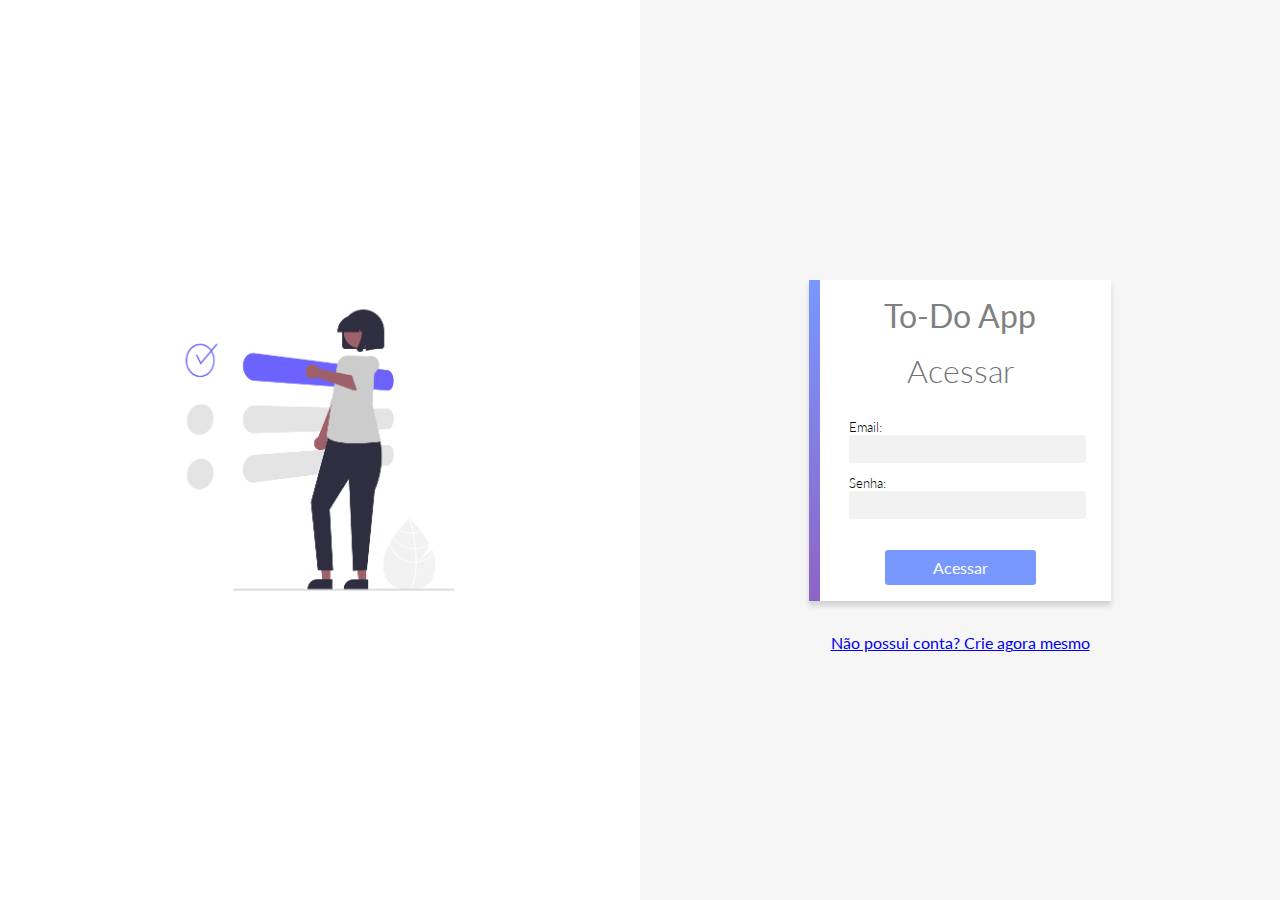
<file: index.html>
<!DOCTYPE html>
<html lang="pt-BR">

<head>
  <meta charset="UTF-8">
  <meta http-equiv="X-UA-Compatible" content="IE=edge">
  <meta name="viewport" content="width=device-width, initial-scale=1.0">
  <title>To-Do App</title>

  <!-- ---------------- estilos compartilhados entre login e signup ---------------- -->
  <link rel="stylesheet" href="styles/acesso.css">

</head>

<body>
  <div class="left">
    <img src="./assets/pessoa-login.png" alt="">
  </div>

  <div class="right">
    <form id="formulario">
      <div class="form-header">
        <p>To-Do App</p>
      </div>
      <h1>Acessar</h1>


      <label>
        Email:
        <input id="inputEmail" type="email">
      </label>
      <label>
        Senha:
        <input id="inputPassword" type="password">
      </label>

      <button type="submit">Acessar</button>

    </form>
    <div class="ingressar">
      <a href="signup.html">Não possui conta? Crie agora mesmo</a>
    </div>
  </div>

    <!-- ---------------------- lógica aplicada no login ----------------------- -->
  <script src="/scripts/utils.js"></script>
  <script src="/scripts/index.js"></script>
</body>

</html>
</file>
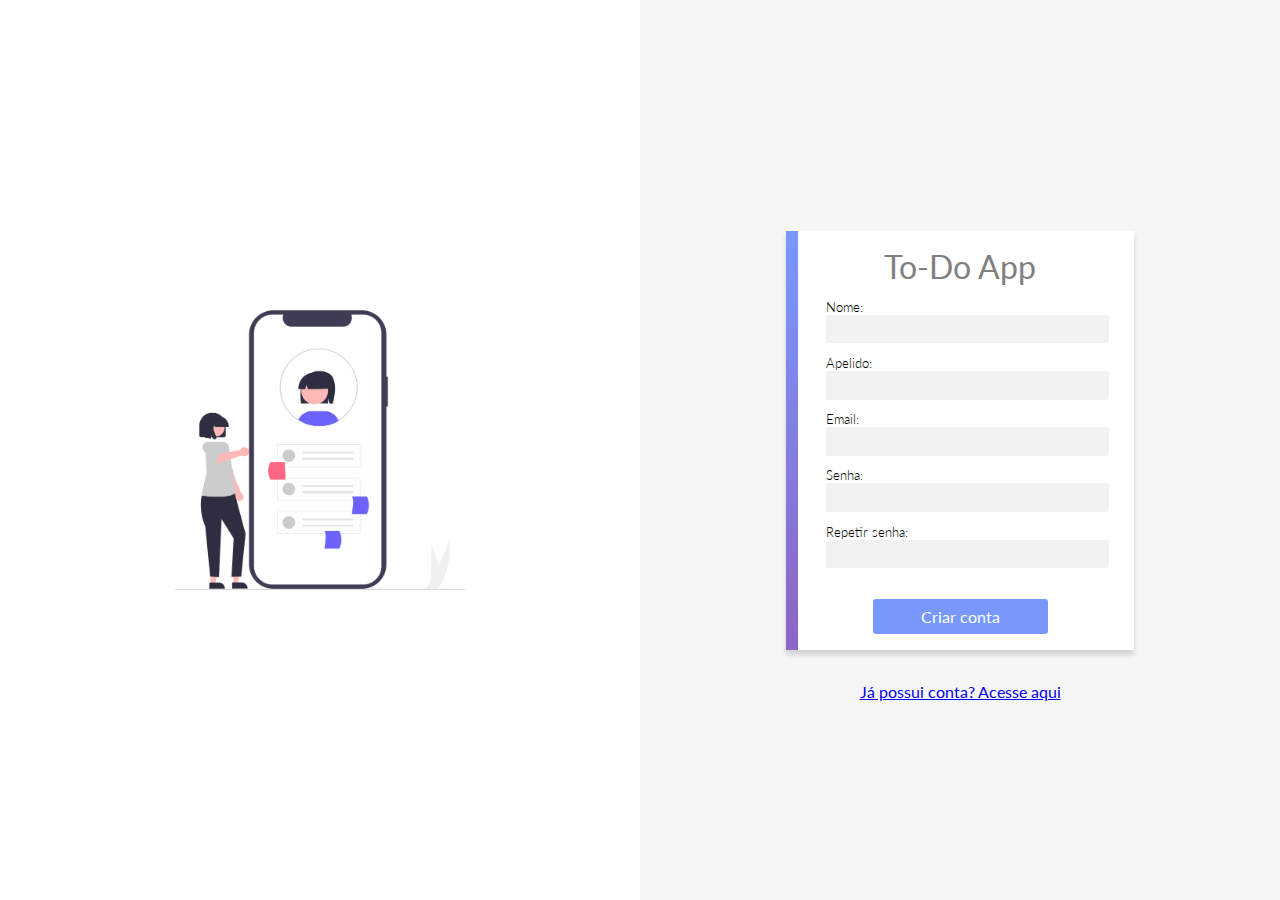
<file: signup.html>
<!DOCTYPE html>
<html lang="pt-BR">

<head>
  <meta charset="UTF-8">
  <meta http-equiv="X-UA-Compatible" content="IE=edge">
  <meta name="viewport" content="width=device-width, initial-scale=1.0">
  <title>To-Do App</title>

  <!-- ---------------- estilos compartilhados entre login e signup ---------------- -->
  <link rel="stylesheet" href="styles/acesso.css">

  <!-- ---------------------- lógica aplicada no registro -------------------- -->
</head>

<body>

  <div class="left">
    <img src="./assets/pessoa-signup.png" alt="">
  </div>
  <div class="right">
    <form>
      <div class="form-header">
        <p>To-Do App</p>
      </div>

      <label>
        Nome:
        <input type="text" id="inputNome">
      </label>
      <label>
        Apelido:
        <input type="text" id="inputApelido">
      </label>
      <label>
        Email:
        <input type="email" id="inputEmail">
      </label>
      <label>
        Senha:
        <input type="password" id="inputSenha">
      </label>
      <label>
        Repetir senha:
        <input type="password" id="inputRepetirSenha">
      </label>

      <button type="submit">Criar conta</button>

    </form>
    <div class="ingressar">
      <a href="index.html">Já possui conta? Acesse aqui</a>
    </div>
  </div>
  <script src="/scripts/utils.js"></script>
  <script src="/scripts/signup.js"></script>
</body>

</html>
</file>
<file: styles/acesso.css>
@import url('./common.css');

body{
  display: flex;
}

h1 {
  color: rgb(116, 116, 116);
  font-weight: 300;
  margin: .5em 0;
}

form {
  position: relative;
  max-width: 26em;
  background-color: white;
  display: flex;
  align-items: center;
  flex-direction: column;
  margin: 2em auto;
  box-shadow: 0 5px 5px lightgrey;
  padding: 1em 2.5em;
  box-sizing: border-box;
}

form:after {
  position: absolute;
  content: '';
  width: .7em;
  height: 100%;
  top: 0;
  left: 0;
  background: linear-gradient(var(--primary), var(--secondary));
}


input {
  width: 100%;
  padding: .4em .5em;
  background-color: var(--app-grey);
  border: 1px solid var(--app-grey);
  border-radius: .2em;
}

input:focus {
  outline: none;
  border: 1px solid lightgrey;
}

label {
  width: 100%;
  font-weight: 300;
  margin-bottom: -.1em;
  margin-top: 1em;
  font-size: .8em;
}

button {
  padding: .5em 3em;
  background-color: var(--primary);
  color: white;
  margin-top: 2em;
  font-weight: 400;
  font-size: 1em;
}

.form-header {
  color: grey;
  font-size: 2em;
}
.ingressar{
  text-align: center;
}
.left{
  width: 50%;  
  background-color: white;
  text-align: center;
  display: flex;
  align-items: center;
  justify-content: center;
}
.left img{
  width:60%;
}
.right{
  width: 50%;
  display: flex;
  flex-direction: column;
  align-items: center;
  justify-content: center;
}

.error{
  border-color: red;
  color: red;
}
</file>
